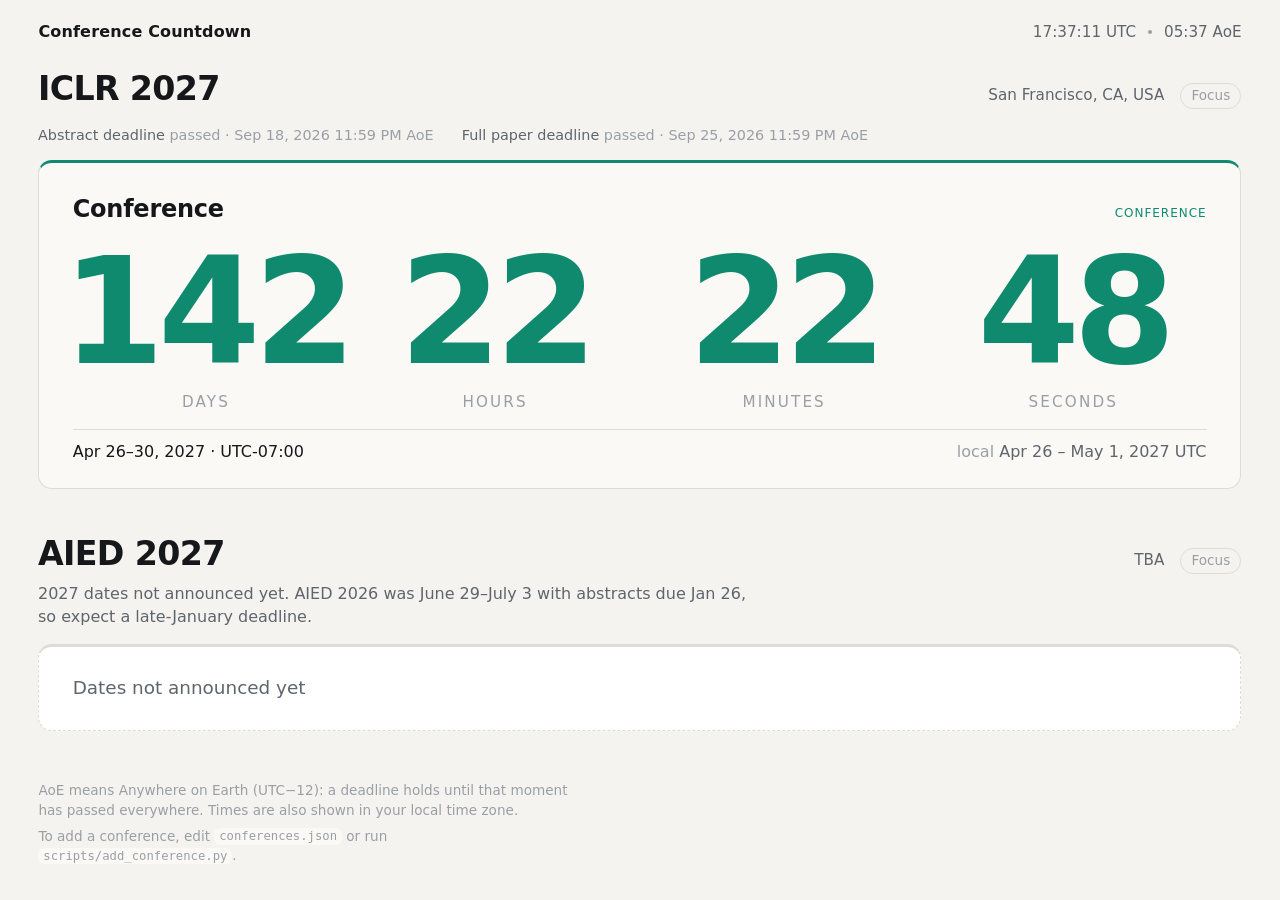
<file: index.html>
<!doctype html>
<html lang="en">
<head>
<meta charset="utf-8">
<meta name="viewport" content="width=device-width, initial-scale=1">
<meta name="color-scheme" content="dark light">
<title>Conference Countdown</title>
<meta name="description" content="Live countdowns to AI conference deadlines and conference dates.">
<link rel="icon" href="data:image/svg+xml,%3Csvg xmlns='http://www.w3.org/2000/svg' viewBox='0 0 32 32'%3E%3Crect width='32' height='32' rx='6' fill='%230c0d0f'/%3E%3Ccircle cx='16' cy='16' r='10' fill='none' stroke='%2358d6b3' stroke-width='3'/%3E%3Cpath d='M16 9v7l5 3' fill='none' stroke='%2358d6b3' stroke-width='3' stroke-linecap='round'/%3E%3C/svg%3E">
<link rel="stylesheet" href="style.css">
</head>
<body data-mode="all">
<header class="site-head">
  <a class="site-title" href="./">Conference Countdown</a>
  <p class="now" aria-label="Current time">
    <span id="now-local">--:--:--</span>
    <span class="now-sep" aria-hidden="true"></span>
    <span id="now-aoe">--:-- AoE</span>
  </p>
</header>

<main id="app">
  <noscript><p class="empty">This page needs JavaScript to run the countdowns.</p></noscript>
</main>

<footer class="site-foot">
  <p>AoE means Anywhere on Earth (UTC&minus;12): a deadline holds until that moment has passed everywhere. Times are also shown in your local time zone.</p>
  <p>To add a conference, edit <code>conferences.json</code> or run <code>scripts/add_conference.py</code>.</p>
</footer>

<script type="application/json" id="fallback-data">
[
  {
    "id": "iclr-2027",
    "name": "ICLR 2027",
    "url": "https://iclr.cc/Conferences/2027",
    "location": "San Francisco, CA, USA",
    "events": [
      {
        "label": "Abstract deadline",
        "start": "2026-09-18T23:59:00-12:00",
        "kind": "deadline"
      },
      {
        "label": "Full paper deadline",
        "start": "2026-09-25T23:59:00-12:00",
        "kind": "deadline"
      },
      {
        "label": "Conference",
        "start": "2027-04-26T09:00:00-07:00",
        "end": "2027-04-30T18:00:00-07:00",
        "kind": "conference"
      }
    ]
  },
  {
    "id": "aied-2027",
    "name": "AIED 2027",
    "url": "https://iaied.org",
    "location": "TBA",
    "note": "2027 dates not announced yet. AIED 2026 was June 29–July 3 with abstracts due Jan 26, so expect a late-January deadline.",
    "events": []
  }
]
</script>
<script src="app.js"></script>
</body>
</html>
</file>
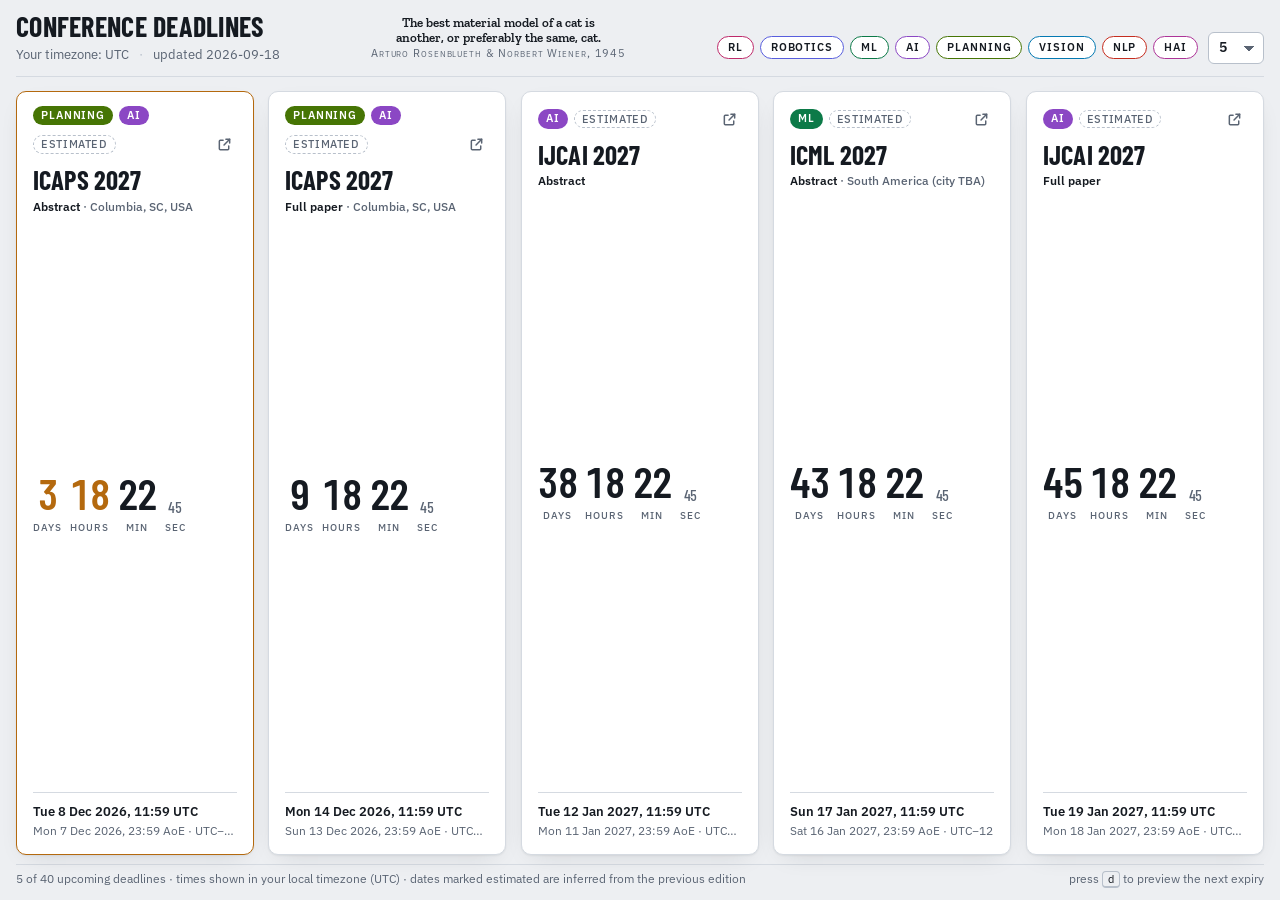
<file: cards/index.html>
<!DOCTYPE html>
<html lang="en">
<meta charset="utf-8">
<meta name="viewport" content="width=device-width, initial-scale=1, viewport-fit=cover">
<title>Conference Deadlines</title>
<link rel="preconnect" href="https://fonts.googleapis.com">
<link rel="preconnect" href="https://fonts.gstatic.com" crossorigin>
<link rel="stylesheet" href="https://fonts.googleapis.com/css2?family=Barlow+Condensed:wght@500;600;700&family=IBM+Plex+Sans:wght@400;500;600&family=Playfair+Display:ital,wght@1,600&family=Lora:ital,wght@0,500;1,500&family=Zilla+Slab:wght@600&family=IBM+Plex+Mono:wght@500&family=Dancing+Script:wght@600&family=Cormorant+Garamond:ital,wght@0,600;1,600&display=swap">
<style>
:root{
  color-scheme: light;
  --ground:#EDEFF2; --surface:#FFFFFF; --ink:#151A21; --muted:#5A6473; --rule:#D5DAE1; --rule-strong:#B8C0CB;
  --soon:#B4690E; --soon-bg:#FFF4E3; --urgent:#C0331E; --urgent-bg:#FDECE8;
  --focus:#1D4ED8;
  /* colour-blind-safe categorical palette: one set of fills for both themes (white text on the fill >= 4.5:1, fill vs either surface >= 3:1), snapped with the dataviz palette validator; a text label always accompanies the colour */
  --area-rl:#BE296A; --area-robotics:#585EDD; --area-ml:#0C7A48; --area-ai:#8B47C4; --area-planning:#467504; --area-vision:#0479B2; --area-nlp:#C52D1F; --area-hai:#AD3498;
  --shadow:0 1px 2px rgba(21,26,33,.06), 0 8px 24px -12px rgba(21,26,33,.18);
  --gap:14px;
  --display:"Barlow Condensed","Arial Narrow","Helvetica Neue",Arial,sans-serif;
  --body:"IBM Plex Sans","Segoe UI",Roboto,Helvetica,Arial,sans-serif;
}
@media (prefers-color-scheme: dark){
  :root:not([data-theme="light"]){
    color-scheme: dark;
    --ground:#0E1116; --surface:#171B22; --ink:#EDEFF2; --muted:#9AA3AF; --rule:#2A3039; --rule-strong:#3B434F;
    --soon:#E9A23B; --soon-bg:#2A2114; --urgent:#F0705A; --urgent-bg:#2E1914;
    --focus:#8AB4FF;
    --area-rl:#BE296A; --area-robotics:#585EDD; --area-ml:#0C7A48; --area-ai:#8B47C4; --area-planning:#467504; --area-vision:#0479B2; --area-nlp:#C52D1F; --area-hai:#AD3498;
    --shadow:0 1px 2px rgba(0,0,0,.4), 0 8px 24px -12px rgba(0,0,0,.6);
  }
}
:root[data-theme="dark"]{
  color-scheme: dark;
  --ground:#0E1116; --surface:#171B22; --ink:#EDEFF2; --muted:#9AA3AF; --rule:#2A3039; --rule-strong:#3B434F;
  --soon:#E9A23B; --soon-bg:#2A2114; --urgent:#F0705A; --urgent-bg:#2E1914;
  --focus:#8AB4FF;
  --area-rl:#BE296A; --area-robotics:#585EDD; --area-ml:#0C7A48; --area-ai:#8B47C4; --area-planning:#467504; --area-vision:#0479B2; --area-nlp:#C52D1F; --area-hai:#AD3498;
  --shadow:0 1px 2px rgba(0,0,0,.4), 0 8px 24px -12px rgba(0,0,0,.6);
}
*{box-sizing:border-box}
[hidden]{display:none!important}
html,body{height:100%}
body{
  margin:0; background:var(--ground); color:var(--ink);
  font-family:var(--body); font-size:14px; line-height:1.4;
  display:flex; flex-direction:column;
  padding-block:12px; padding-inline:16px;
  overflow:hidden;
  -webkit-font-smoothing:antialiased;
}
:focus-visible{outline:2px solid var(--focus); outline-offset:2px; border-radius:4px}

/* Header */
.top{
  display:flex; align-items:flex-end; justify-content:space-between; gap:16px;
  padding-bottom:12px; border-bottom:1px solid var(--rule); flex:none;
}
.top h1{
  font-family:var(--display); font-weight:700; font-size:28px; line-height:1; margin:0;
  letter-spacing:.01em; text-transform:uppercase; text-wrap:balance;
}
.top .sub{color:var(--muted); font-size:12.5px; margin-top:6px; display:flex; flex-wrap:wrap; gap:4px 10px; align-items:center}
.top .sub .dot::before{content:"·"; margin-right:10px; color:var(--rule-strong)}
.chip{
  display:inline-flex; align-items:center; gap:6px; padding:1px 8px; border-radius:999px; line-height:1.2;
  border:1px solid var(--soon); color:var(--soon); background:var(--soon-bg); font-size:11px; font-weight:500; white-space:nowrap; /* fits inside the 17.5px subtitle line so the header never grows */
}
.chip .pulse{width:6px;height:6px;border-radius:50%;background:currentColor;animation:pulse 1.2s ease-in-out infinite}
@keyframes pulse{0%,100%{opacity:1}50%{opacity:.25}}
.top > .brand{flex:none}
.controls{display:flex; align-items:center; gap:8px 18px; flex:none; flex-wrap:wrap; justify-content:flex-end}

/* Rotating researcher quote in the header's middle column */
.quote{
  /* definite height = title block (28px h1 + 6px + 17.5px subtitle), so the quote can never change the header height */
  flex:1 1 0; min-width:0; height:51.5px; align-self:flex-end; margin:0; padding:0 8px;
  display:flex; flex-direction:column; justify-content:center; align-items:center; text-align:center;
  overflow:hidden; opacity:1; transition:opacity .2s ease;
}
.quote.fade{opacity:0}
.quote p{
  margin:0; display:-webkit-box; -webkit-line-clamp:2; -webkit-box-orient:vertical; overflow:hidden;
  line-height:1.15; color:var(--ink); text-wrap:balance; text-align:center; width:100%;
}
/* "being written" reveal: each word (or character, for script faces) fades in on its own CSS delay, one after another; no caret */
.quote .w{display:inline}
.quote.reveal .w{opacity:0; animation:qw .35s ease-out forwards}
@keyframes qw{from{opacity:0; transform:translateY(2px)} to{opacity:1; transform:none}}
.quote figcaption{
  margin-top:2px; font-family:var(--body); font-size:11px; line-height:1; color:var(--muted);
  font-variant:small-caps; letter-spacing:.08em; white-space:nowrap; overflow:hidden; text-overflow:ellipsis; max-width:100%;
  text-align:center; opacity:1; transition:opacity .4s ease;
}
.quote.reveal figcaption{opacity:0; transition:none} /* hidden instantly at the swap, fades back in when the reveal completes */
.quote.face-playfair p{font-family:"Playfair Display",Georgia,"Times New Roman",serif; font-style:italic; font-weight:600}
.quote.face-lora p{font-family:Lora,Georgia,serif; font-weight:500}
.quote.face-lora-i p{font-family:Lora,Georgia,serif; font-style:italic; font-weight:500}
.quote.face-zilla p{font-family:"Zilla Slab","Roboto Slab",Georgia,serif; font-weight:600}
.quote.face-mono p{font-family:"IBM Plex Mono",Menlo,Consolas,monospace; font-weight:500}
.quote.face-script p{font-family:"Dancing Script","Brush Script MT",cursive; font-weight:600}
.quote.face-cormorant p{font-family:"Cormorant Garamond",Garamond,Georgia,serif; font-weight:600}
.quote.face-cormorant-i p{font-family:"Cormorant Garamond",Garamond,Georgia,serif; font-style:italic; font-weight:600}
.quote.face-condensed p{font-family:var(--display); font-weight:600; text-transform:uppercase; letter-spacing:.02em}
@media (max-width:1099px){ .quote{display:none} }
/* laptop widths: compact the right-hand controls so the quote column keeps some room */
@media (max-width:1499px){
  .tags .hint{display:none}
  .tag{padding:3px 7px; letter-spacing:.03em; gap:4px}
  .tag:not([aria-pressed="true"])::before{display:none}
  .tag-clear{padding:3px 7px; letter-spacing:.03em}
  .show label{display:none}
  .controls{gap:8px 10px}
}
.quote.narrow, .quote.nofit{visibility:hidden} /* column too narrow (< 170px) or no quote fits: show nothing rather than a truncated line */
.show{display:flex; align-items:center; gap:8px}
.tags{display:flex; align-items:center; gap:6px; flex-wrap:wrap}
.tag{
  font:inherit; font-size:11px; font-weight:600; letter-spacing:.08em; text-transform:uppercase; line-height:1.4;
  padding:3px 10px; border-radius:999px; cursor:pointer;
  color:var(--ink); background:var(--surface); border:1.5px solid var(--area);
  display:inline-flex; align-items:center; gap:6px;
  transition:background .15s, color .15s, border-color .15s;
}
.tag:hover{background:color-mix(in srgb, var(--area) 14%, transparent)}
.tag::before{content:""; display:inline-block; width:8px; height:8px; border-radius:50%; background:var(--area); flex:none}
.tag[aria-pressed="true"]{background:var(--area); color:#FFFFFF; border-color:var(--area); box-shadow:0 0 0 2px var(--surface), 0 0 0 3.5px var(--area)}
.tag[aria-pressed="true"]::before{content:"\2713"; width:auto; height:auto; border-radius:0; background:none; font-weight:700; line-height:1}
.tag[data-area="RL"]{--area:var(--area-rl)} .tag[data-area="Robotics"]{--area:var(--area-robotics)}
.tag[data-area="ML"]{--area:var(--area-ml)} .tag[data-area="AI"]{--area:var(--area-ai)}
.tag[data-area="Vision"]{--area:var(--area-vision)} .tag[data-area="NLP"]{--area:var(--area-nlp)} .tag[data-area="Planning"]{--area:var(--area-planning)} .tag[data-area="HAI"]{--area:var(--area-hai)}
.tag-clear{
  font:inherit; font-size:11px; font-weight:600; letter-spacing:.06em; text-transform:uppercase; cursor:pointer;
  color:var(--muted); background:none; border:1.5px solid var(--rule-strong); border-radius:999px; padding:3px 10px;
}
.tag-clear:hover{color:var(--ink); border-color:var(--ink)}
.tags .hint{font-size:11.5px; color:var(--muted); margin-right:2px; white-space:nowrap}
.controls label{font-size:12.5px; color:var(--muted); font-weight:500; text-transform:uppercase; letter-spacing:.06em}
.controls select{
  font:inherit; font-size:14px; font-weight:600; color:var(--ink); background:var(--surface);
  border:1px solid var(--rule-strong); border-radius:6px; padding:5px 28px 5px 10px; cursor:pointer;
  appearance:none; -webkit-appearance:none;
  background-image:linear-gradient(45deg, transparent 50%, var(--muted) 50%), linear-gradient(135deg, var(--muted) 50%, transparent 50%);
  background-position:calc(100% - 14px) 55%, calc(100% - 9px) 55%; background-size:5px 5px; background-repeat:no-repeat;
}

/* Row of cards */
main{flex:1 1 auto; min-height:0; position:relative; padding-block:var(--gap) 10px}
.row{
  height:100%; position:relative;
  display:grid; gap:var(--gap);
  grid-template-columns:repeat(var(--cols,5), minmax(0,1fr));
  grid-auto-rows:minmax(0,1fr);
}
.card{
  --accent:var(--rule);
  container-type:size;
  position:relative; min-width:0; min-height:0;
  background:var(--surface); border:1px solid var(--accent); border-radius:10px;
  box-shadow:var(--shadow);
  display:flex; flex-direction:column; padding:14px 16px 14px; gap:6px;
  overflow:hidden;
  transition:transform .55s cubic-bezier(.2,.7,.2,1), opacity .5s ease, border-color .3s ease;
}
.card[data-heat="soon"]{--accent:var(--soon); border-width:1.5px}
.card[data-heat="urgent"]{--accent:var(--urgent); border-width:2px; box-shadow:var(--shadow), 0 0 0 4px var(--urgent-bg)}
.card.entering{opacity:0; transform:translateX(48px)}
.card.leaving{opacity:0; transform:translateX(-48px); pointer-events:none}

.card .meta{display:flex; align-items:center; gap:6px; flex-wrap:wrap; min-height:22px}
.pill{
  display:inline-flex; align-items:center; padding:2px 8px; border-radius:999px;
  font-size:11px; font-weight:600; letter-spacing:.08em; text-transform:uppercase; line-height:1.4;
  color:#FFFFFF; background:var(--area);
}
.pill[data-area="RL"]{--area:var(--area-rl)} .pill[data-area="Robotics"]{--area:var(--area-robotics)}
.pill[data-area="ML"]{--area:var(--area-ml)} .pill[data-area="AI"]{--area:var(--area-ai)}
.pill[data-area="Vision"]{--area:var(--area-vision)} .pill[data-area="NLP"]{--area:var(--area-nlp)} .pill[data-area="Planning"]{--area:var(--area-planning)} .pill[data-area="HAI"]{--area:var(--area-hai)}
.est{
  display:inline-flex; align-items:center; padding:1px 7px; border-radius:999px; border:1px dashed var(--rule-strong);
  color:var(--muted); font-size:10.5px; letter-spacing:.06em; text-transform:uppercase; font-weight:500;
}
.card .home{
  margin-left:auto; color:var(--muted); display:inline-flex; width:26px; height:26px; align-items:center; justify-content:center;
  border-radius:6px; text-decoration:none;
}
.card .home:hover{color:var(--ink); background:color-mix(in srgb, var(--ink) 8%, transparent)}
.card .home svg{width:15px;height:15px;display:block}

.card .name{
  font-family:var(--display); font-weight:700; line-height:.95; margin:4px 0 0;
  font-size:clamp(22px, 13cqi, 40px); text-wrap:balance; letter-spacing:.005em;
}
.card .kind{color:var(--muted); font-size:clamp(12px, 4.5cqi, 14px); font-weight:500; white-space:nowrap; overflow:hidden; text-overflow:ellipsis}
.card .kind b{color:var(--ink); font-weight:600}
.card .loc{color:var(--muted); font-size:12px; overflow:hidden; text-overflow:ellipsis; white-space:nowrap}

.count{
  flex:1 1 auto; min-height:0; display:flex; align-items:center; justify-content:flex-start;
  /* the numerals may shrink (see fit()) so the block never spills into its neighbours */
  padding-block:calc(6px * var(--vfit, 1)); overflow:hidden;
  font-variant-numeric:tabular-nums;
}
.count .units{display:flex; align-items:flex-end; gap:clamp(8px, 4cqi, 24px); flex-wrap:nowrap; max-width:100%}
.unit{display:flex; flex-direction:column; align-items:center; text-align:center; flex:0 0 auto}
/* --fit scales the numerals down: .wide when days reach three digits, .tight when a measurement still overflows */
.card{--fit:1}
.card.wide{--fit:.8}
.card.tight{--fit:.62}
.unit .v{
  font-family:var(--display); font-weight:600; line-height:1; color:var(--ink); /* full line box, so the height fit measures the glyphs */
  font-size:calc(clamp(30px, min(21cqi, 20cqb), 112px) * var(--fit) * var(--vfit, 1)); letter-spacing:-.01em;
}
.unit .l{font-size:calc(clamp(10px, 3.2cqi, 12px) * var(--vfit, 1)); color:var(--muted); text-transform:uppercase; letter-spacing:.1em; margin-top:calc(6px * var(--vfit, 1)); font-weight:500}
.unit.sec .v{font-size:calc(clamp(15px, min(7cqi, 9cqb), 28px) * var(--fit) * var(--vfit, 1)); color:var(--muted); font-weight:500}
.unit.sec .l{margin-top:calc(6px * var(--vfit, 1))}
.card[data-heat="soon"] .unit.days .v, .card[data-heat="soon"] .unit.hours .v{color:var(--soon)}
.card[data-heat="urgent"] .unit .v{color:var(--urgent)}

.when{border-top:1px solid var(--rule); padding-top:10px; display:flex; flex-direction:column; gap:2px}
.when .local{font-weight:600; font-size:clamp(12.5px, 4.6cqi, 15px); font-variant-numeric:tabular-nums}
.when .cfp{color:var(--muted); font-size:12px; font-variant-numeric:tabular-nums; white-space:nowrap; overflow:hidden; text-overflow:ellipsis}

.empty{grid-column:1/-1; display:flex; align-items:center; justify-content:center; color:var(--muted); font-size:15px; text-align:center; padding:24px}

footer{flex:none; color:var(--muted); font-size:12px; padding-top:6px; border-top:1px solid var(--rule); display:flex; justify-content:space-between; gap:12px; flex-wrap:wrap}
footer kbd{font:inherit; font-size:11px; border:1px solid var(--rule-strong); border-bottom-width:2px; border-radius:4px; padding:0 5px; color:var(--ink)}

.toast{
  position:fixed; left:50%; bottom:28px; transform:translateX(-50%); background:var(--ink); color:var(--ground);
  padding:8px 14px; border-radius:8px; font-size:13px; box-shadow:var(--shadow); z-index:10; pointer-events:none;
  opacity:0; transition:opacity .3s;
}
.toast.show{opacity:1}

/* Three or more rows (Show 15 / 20): fixed row height, page scrolls, header sticks */
@media (min-width: 700px) and (min-height: 500px){
  html.tall, html.tall body{height:auto}
  html.tall body{overflow:visible; min-height:100%}
  html.tall .top{position:sticky; top:0; z-index:5; background:var(--ground); margin-top:-12px; padding-top:12px}
  html.tall main{flex:none; min-height:0}
  html.tall .row{height:auto; grid-auto-rows:var(--row-h, 300px)}
  html.tall footer{position:static}
}
/* Small screens: phones (portrait), landscape phones and portrait tablets scroll the page; cards take their natural height */
@media (max-width: 699px), (max-height: 499px), ((min-width: 700px) and (max-width: 1023px) and (orientation: portrait)){
  html,body{height:auto}
  body{overflow:visible; min-height:100%; padding-block:0 max(12px, env(safe-area-inset-bottom, 0px)); padding-inline:max(16px, env(safe-area-inset-left, 0px)) max(16px, env(safe-area-inset-right, 0px))}
  .top{
    position:sticky; top:0; z-index:5; background:var(--ground);
    display:grid; grid-template-columns:minmax(0,1fr) auto; grid-template-areas:"brand show" "tags tags";
    column-gap:12px; row-gap:8px; align-items:center;
    padding-top:max(8px, env(safe-area-inset-top, 0px)); padding-bottom:8px; margin-inline:-16px; padding-inline:16px;
  }
  .top .brand{grid-area:brand; min-width:0}
  .top h1{font-size:22px}
  .top .sub{font-size:11.5px; margin-top:4px; flex-wrap:nowrap; overflow:hidden}
  .top .sub #tz{overflow:hidden; text-overflow:ellipsis; white-space:nowrap}
  .top .sub .dot{display:none}
  .quote{display:none}
  .controls{display:contents}
  .show{grid-area:show}
  .show label{display:none}
  .controls select{min-height:40px; padding-block:8px}
  .tags{grid-area:tags; flex-wrap:nowrap; overflow-x:auto; overflow-y:hidden; gap:8px; padding-bottom:2px; scrollbar-width:none; -webkit-overflow-scrolling:touch; min-width:0}
  .tags::-webkit-scrollbar{display:none}
  .tags .hint{display:none}
  .tag, .tag-clear{min-height:40px; padding:8px 14px; flex:none; letter-spacing:.06em}
  .tag:not([aria-pressed="true"])::before{display:inline-block}
  main{padding-block:12px 8px; overflow:visible}
  .row{height:auto; display:grid; grid-template-columns:1fr !important; grid-auto-rows:auto !important; gap:12px}
  .card{height:auto; min-height:0; container-type:inline-size; padding:16px; gap:6px; transition:none}
  .card .name{font-size:26px}
  .card .kind{white-space:normal}
  .count{flex:none; padding-block:10px 6px}
  .count .units{gap:18px}
  .unit .v{font-size:40px}
  .unit.sec .v{font-size:18px}
  .unit .l, .unit.sec .l{font-size:11px; margin-top:4px}
  footer{position:static; padding-block:10px 4px; flex-direction:column; gap:4px}
}
/* landscape phones and portrait tablets: two columns */
@media ((min-width: 700px) and (max-height: 499px)), ((min-width: 700px) and (max-width: 1023px) and (orientation: portrait)){
  .row{grid-template-columns:repeat(2, minmax(0,1fr)) !important}
  .top{grid-template-columns:minmax(0,1fr) auto auto; grid-template-areas:"brand tags show"}
  .tags{max-width:60vw}
}
@media (prefers-reduced-motion: reduce){
  .card{transition:none}
  .quote{transition:none}
  .quote.reveal .w{opacity:1; animation:none}
  .quote figcaption{transition:none}
  .quote.reveal figcaption{opacity:1}
  .card.entering{opacity:1; transform:none}
  .chip .pulse{animation:none}
}
</style>

<header class="top">
  <div class="brand">
    <h1>Conference Deadlines</h1>
    <div class="sub">
      <span id="tz">Your timezone: detecting…</span>
      <span class="dot">updated 2026-09-18</span>
      <span id="clock-chip" class="chip" hidden><span class="pulse"></span><span id="clock-chip-text">Preview clock</span></span>
    </div>
  </div>
  <figure class="quote" id="quote" aria-live="off" aria-label="Quote from a researcher">
    <p id="quote-text"></p>
    <figcaption id="quote-who"></figcaption>
  </figure>
  <div class="controls">
    <div class="tags" id="tags" role="group" aria-label="Filter by area (any selected area matches)">
      <span class="hint" id="tags-hint">All areas</span>
    </div>
    <div class="show">
      <label for="showN">Show</label>
      <select id="showN" aria-label="Number of deadlines to show">
        <option>3</option><option>4</option><option selected>5</option><option>10</option><option>15</option><option>20</option>
      </select>
    </div>
  </div>
</header>

<main>
  <section class="row" id="row" aria-live="off" aria-label="Upcoming deadlines, live countdown"></section>
</main>

<footer>
  <span id="foot"></span>
  <span>press <kbd>d</kbd> to preview the next expiry</span>
</footer>
<div class="toast" id="toast" role="status" aria-live="polite"></div>

<script id="deadlines" type="application/json">
[
  {"id": "hri27-full", "name": "HRI 2027", "type": "Full paper", "area": ["Robotics", "HAI"], "deadline": "2026-09-18T23:59:00-12:00", "timezone": "AoE", "location": "Santa Clara, CA, USA", "url": "https://humanrobotinteraction.org/2027/", "status": "verified", "source": "humanrobotinteraction.org (web search)"},
  {"id": "iclr27-abs", "name": "ICLR 2027", "type": "Abstract", "area": "ML", "deadline": "2026-09-18T23:59:59-12:00", "timezone": "AoE", "location": "San Francisco, CA, USA", "url": "https://iclr.cc/Conferences/2027", "status": "verified", "source": "ccfddl"},
  {"id": "iclr27-full", "name": "ICLR 2027", "type": "Full paper", "area": "ML", "deadline": "2026-09-25T23:59:59-12:00", "timezone": "AoE", "location": "San Francisco, CA, USA", "url": "https://iclr.cc/Conferences/2027", "status": "verified", "source": "ccfddl"},
  {"id": "aistats27-abs", "name": "AISTATS 2027", "type": "Abstract", "area": "ML", "deadline": "2026-09-29T23:59:59-12:00", "timezone": "AoE", "location": "Montréal, Canada", "url": "https://virtual.aistats.org/Conferences/2027", "status": "verified", "source": "ccfddl"},
  {"id": "kr27", "name": "KR 2027", "type": "Deadline", "area": ["Planning", "AI"], "deadline": "2026-10-01T23:59:59-12:00", "timezone": "AoE", "location": "TBA", "url": "https://kr.org/", "status": "verified", "source": "krportal.org (web search)"},
  {"id": "aamas27-abs", "name": "AAMAS 2027", "type": "Abstract", "area": "AI", "deadline": "2026-10-02T11:59:00+00:00", "timezone": "UTC", "location": "Hanoi, Vietnam", "url": "https://openreview.net/group?id=ifaamas.org/AAMAS/2027/Conference", "status": "verified", "source": "ccfddl"},
  {"id": "aistats27-full", "name": "AISTATS 2027", "type": "Full paper", "area": "ML", "deadline": "2026-10-06T23:59:59-12:00", "timezone": "AoE", "location": "Montréal, Canada", "url": "https://virtual.aistats.org/Conferences/2027", "status": "verified", "source": "ccfddl"},
  {"id": "aamas27-full", "name": "AAMAS 2027", "type": "Full paper", "area": "AI", "deadline": "2026-10-09T11:59:00+00:00", "timezone": "UTC", "location": "Hanoi, Vietnam", "url": "https://openreview.net/group?id=ifaamas.org/AAMAS/2027/Conference", "status": "verified", "source": "ccfddl"},
  {"id": "alt27", "name": "ALT 2027", "type": "Deadline", "area": "ML", "deadline": "2026-10-12T23:59:59-12:00", "timezone": "AoE", "location": "Leiden, Netherlands", "url": "https://algorithmiclearningtheory.org/alt2027/", "status": "verified", "source": "ccfddl"},
  {"id": "naacl27", "name": "NAACL 2027", "type": "Deadline", "area": "NLP", "deadline": "2026-10-12T23:59:59-12:00", "timezone": "AoE", "location": "San Francisco, CA, USA", "url": "https://2027.naacl.org/", "status": "verified", "source": "ccfddl (ARR submission)"},
  {"id": "cscw27-c1", "name": "CSCW 2027 · Cycle 1", "type": "Deadline", "area": ["HAI"], "deadline": "2026-10-15T23:59:00-12:00", "timezone": "AoE", "location": "TBA", "url": "https://cscw.acm.org/", "status": "estimated", "source": "CSCW now takes rolling submissions with no fixed deadline; October reference date from community trackers"},
  {"id": "icmi27", "name": "ICMI 2027", "type": "Deadline", "area": ["HAI"], "deadline": "2026-10-19T23:59:00-12:00", "timezone": "AoE", "location": "Mainz, Germany", "url": "https://icmi.acm.org/", "status": "estimated", "source": "estimated; ICMI 2027 moved to Mar 31 - Apr 2 2027, CFP deadline not yet published"},
  {"id": "facct27-abs", "name": "FAccT 2027", "type": "Abstract", "area": ["HAI"], "deadline": "2026-10-27T23:59:00-12:00", "timezone": "AoE", "location": "TBA", "url": "https://facctconference.org/2027/", "status": "verified", "source": "facctconference.org (web search)"},
  {"id": "facct27-full", "name": "FAccT 2027", "type": "Full paper", "area": ["HAI"], "deadline": "2026-11-03T23:59:00-12:00", "timezone": "AoE", "location": "TBA", "url": "https://facctconference.org/2027/", "status": "verified", "source": "facctconference.org (web search)"},
  {"id": "cvpr27-abs", "name": "CVPR 2027", "type": "Abstract", "area": "Vision", "deadline": "2026-11-10T23:59:00-12:00", "timezone": "AoE", "location": "Seattle, WA, USA", "url": "https://cvpr.thecvf.com/Conferences/2027", "status": "verified", "source": "ccfddl"},
  {"id": "cvpr27-full", "name": "CVPR 2027", "type": "Full paper", "area": "Vision", "deadline": "2026-11-16T23:59:00-12:00", "timezone": "AoE", "location": "Seattle, WA, USA", "url": "https://cvpr.thecvf.com/Conferences/2027", "status": "verified", "source": "ccfddl"},
  {"id": "l4dc27", "name": "L4DC 2027", "type": "Deadline", "area": "Robotics", "deadline": "2026-11-20T23:59:00-12:00", "timezone": "AoE", "location": "Zürich, Switzerland", "url": "https://l4dc2027.control.ee.ethz.ch/", "status": "estimated", "source": "estimated from previous editions"},
  {"id": "icaps27-abs", "name": "ICAPS 2027", "type": "Abstract", "area": ["Planning", "AI"], "deadline": "2026-12-07T23:59:59-12:00", "timezone": "AoE", "location": "Columbia, SC, USA", "url": "https://icaps27.icaps-conference.org/", "status": "estimated", "source": "estimated from 2026 edition"},
  {"id": "icaps27-full", "name": "ICAPS 2027", "type": "Full paper", "area": ["Planning", "AI"], "deadline": "2026-12-13T23:59:59-12:00", "timezone": "AoE", "location": "Columbia, SC, USA", "url": "https://icaps27.icaps-conference.org/", "status": "estimated", "source": "estimated from 2026 edition"},
  {"id": "ijcai27-abs", "name": "IJCAI 2027", "type": "Abstract", "area": "AI", "deadline": "2027-01-11T23:59:59-12:00", "timezone": "AoE", "location": "TBA", "url": "https://ijcai.org/", "status": "estimated", "source": "estimated from 2026 edition"},
  {"id": "icml27-abs", "name": "ICML 2027", "type": "Abstract", "area": "ML", "deadline": "2027-01-16T23:59:59-12:00", "timezone": "AoE", "location": "South America (city TBA)", "url": "https://icml.cc/Conferences/2027", "status": "estimated", "source": "estimated from 2026 edition"},
  {"id": "ijcai27-full", "name": "IJCAI 2027", "type": "Full paper", "area": "AI", "deadline": "2027-01-18T23:59:59-12:00", "timezone": "AoE", "location": "TBA", "url": "https://ijcai.org/", "status": "estimated", "source": "estimated from 2026 edition"},
  {"id": "rss27-abs", "name": "RSS 2027", "type": "Abstract", "area": "Robotics", "deadline": "2027-01-22T23:59:00-12:00", "timezone": "AoE", "location": "Athens, Greece", "url": "https://roboticsconference.org/", "status": "estimated", "source": "estimated from 2026 edition"},
  {"id": "icml27-full", "name": "ICML 2027", "type": "Full paper", "area": "ML", "deadline": "2027-01-22T23:59:59-12:00", "timezone": "AoE", "location": "South America (city TBA)", "url": "https://icml.cc/Conferences/2027", "status": "estimated", "source": "estimated from 2026 edition"},
  {"id": "rss27-full", "name": "RSS 2027", "type": "Full paper", "area": "Robotics", "deadline": "2027-01-29T23:59:00-12:00", "timezone": "AoE", "location": "Athens, Greece", "url": "https://roboticsconference.org/", "status": "estimated", "source": "estimated from 2026 edition"},
  {"id": "colt27", "name": "COLT 2027", "type": "Deadline", "area": "ML", "deadline": "2027-02-03T23:59:00-12:00", "timezone": "AoE", "location": "Tokyo, Japan", "url": "https://learningtheory.org/colt2027/", "status": "estimated", "source": "estimated from 2026 edition"},
  {"id": "kdd27-c2", "name": "KDD 2027 · Cycle 2", "type": "Full paper", "area": "ML", "deadline": "2027-02-07T23:59:00-12:00", "timezone": "AoE", "location": "TBA", "url": "https://kdd2027.kdd.org/", "status": "estimated", "source": "estimated from 2026 edition (cycle 1 closed 2026-07-19)"},
  {"id": "uai27", "name": "UAI 2027", "type": "Deadline", "area": "ML", "deadline": "2027-02-24T23:59:59-12:00", "timezone": "AoE", "location": "TBA", "url": "https://www.auai.org/", "status": "estimated", "source": "estimated from 2026 edition"},
  {"id": "rlc27-abs", "name": "RLC 2027", "type": "Abstract", "area": "RL", "deadline": "2027-03-01T23:59:00-12:00", "timezone": "AoE", "location": "Providence, RI, USA & Odense, Denmark", "url": "https://rl-conference.cc/", "status": "estimated", "source": "estimated from 2026 edition"},
  {"id": "iros27", "name": "IROS 2027", "type": "Deadline", "area": "Robotics", "deadline": "2027-03-01T23:59:59-08:00", "timezone": "PT", "location": "Florence, Italy", "url": "https://www.ieee-ras.org/conferences-workshops/fully-sponsored/iros", "status": "verified", "source": "ieee-ras.org (web search)"},
  {"id": "iccv27-abs", "name": "ICCV 2027", "type": "Abstract", "area": "Vision", "deadline": "2027-03-03T23:59:00-08:00", "timezone": "PT", "location": "TBA", "url": "https://iccv.thecvf.com/", "status": "estimated", "source": "estimated from 2025 edition"},
  {"id": "rlc27-full", "name": "RLC 2027", "type": "Full paper", "area": "RL", "deadline": "2027-03-05T23:59:00-12:00", "timezone": "AoE", "location": "Providence, RI, USA & Odense, Denmark", "url": "https://rl-conference.cc/", "status": "estimated", "source": "estimated from 2026 edition"},
  {"id": "socs27", "name": "SoCS 2027", "type": "Deadline", "area": ["Planning"], "deadline": "2027-03-05T23:59:00-12:00", "timezone": "AoE", "location": "TBA", "url": "https://ojs.aaai.org/index.php/SOCS/", "status": "estimated", "source": "estimated from previous editions (typically March)"},
  {"id": "iccv27-full", "name": "ICCV 2027", "type": "Full paper", "area": "Vision", "deadline": "2027-03-07T23:59:00-08:00", "timezone": "PT", "location": "TBA", "url": "https://iccv.thecvf.com/", "status": "estimated", "source": "estimated from 2025 edition"},
  {"id": "roman27", "name": "RO-MAN 2027", "type": "Deadline", "area": ["Robotics", "HAI"], "deadline": "2027-03-15T23:59:59-07:00", "timezone": "PT", "location": "Waterloo, ON, Canada", "url": "https://ro-man.org/", "status": "estimated", "source": "estimated from 2026 edition"},
  {"id": "ecmlpkdd27", "name": "ECML-PKDD 2027", "type": "Deadline", "area": "ML", "deadline": "2027-03-19T23:59:00-12:00", "timezone": "AoE", "location": "Eindhoven, Netherlands", "url": "https://ecmlpkdd.org/2027/", "status": "estimated", "source": "estimated from previous editions"},
  {"id": "uist27-abs", "name": "UIST 2027", "type": "Abstract", "area": ["HAI"], "deadline": "2027-03-23T23:59:59-12:00", "timezone": "AoE", "location": "TBA", "url": "https://uist.acm.org/", "status": "estimated", "source": "estimated from 2026 edition"},
  {"id": "uist27-full", "name": "UIST 2027", "type": "Full paper", "area": ["HAI"], "deadline": "2027-03-30T23:59:59-12:00", "timezone": "AoE", "location": "TBA", "url": "https://uist.acm.org/", "status": "estimated", "source": "estimated from 2026 edition"},
  {"id": "hhai27", "name": "HHAI 2027", "type": "Deadline", "area": ["HAI"], "deadline": "2027-04-09T23:59:00-12:00", "timezone": "AoE", "location": "TBA", "url": "https://hhai-conference.org/", "status": "estimated", "source": "estimated from 2026 edition"},
  {"id": "cscw27-c2", "name": "CSCW 2027 · Cycle 2", "type": "Deadline", "area": ["HAI"], "deadline": "2027-04-15T23:59:00-12:00", "timezone": "AoE", "location": "TBA", "url": "https://cscw.acm.org/", "status": "estimated", "source": "CSCW now takes rolling submissions with no fixed deadline; April reference date from community trackers"},
  {"id": "ecai27-abs", "name": "ECAI 2027", "type": "Abstract", "area": "AI", "deadline": "2027-04-27T23:59:59-12:00", "timezone": "AoE", "location": "Athens, Greece", "url": "https://ecai2027.org/", "status": "estimated", "source": "estimated from 2025 edition"},
  {"id": "ecai27-full", "name": "ECAI 2027", "type": "Full paper", "area": "AI", "deadline": "2027-05-04T23:59:59-12:00", "timezone": "AoE", "location": "Athens, Greece", "url": "https://ecai2027.org/", "status": "estimated", "source": "estimated from 2025 edition"},
  {"id": "aies27-abs", "name": "AIES 2027", "type": "Abstract", "area": ["HAI"], "deadline": "2027-05-13T23:59:00-12:00", "timezone": "AoE", "location": "TBA", "url": "https://www.aies-conference.com/", "status": "estimated", "source": "estimated from 2026 edition"},
  {"id": "neurips27-abs", "name": "NeurIPS 2027", "type": "Abstract", "area": "ML", "deadline": "2027-05-14T23:59:00-12:00", "timezone": "AoE", "location": "Europe (city TBA)", "url": "https://neurips.cc/Conferences/2027", "status": "estimated", "source": "estimated from 2026 edition"},
  {"id": "aies27-full", "name": "AIES 2027", "type": "Full paper", "area": ["HAI"], "deadline": "2027-05-20T23:59:00-12:00", "timezone": "AoE", "location": "TBA", "url": "https://www.aies-conference.com/", "status": "estimated", "source": "estimated from 2026 edition"},
  {"id": "neurips27-full", "name": "NeurIPS 2027", "type": "Full paper", "area": "ML", "deadline": "2027-05-21T23:59:00-12:00", "timezone": "AoE", "location": "Europe (city TBA)", "url": "https://neurips.cc/Conferences/2027", "status": "estimated", "source": "estimated from 2026 edition"},
  {"id": "emnlp27", "name": "EMNLP 2027", "type": "Deadline", "area": "NLP", "deadline": "2027-05-24T23:59:59-12:00", "timezone": "AoE", "location": "TBA", "url": "https://2027.emnlp.org/", "status": "estimated", "source": "estimated from 2026 edition (ARR submission)"},
  {"id": "corl27-abs", "name": "CoRL 2027", "type": "Abstract", "area": "Robotics", "deadline": "2027-05-24T23:59:59-12:00", "timezone": "AoE", "location": "TBA", "url": "https://www.corl.org/", "status": "estimated", "source": "estimated from 2026 edition"},
  {"id": "corl27-full", "name": "CoRL 2027", "type": "Full paper", "area": "Robotics", "deadline": "2027-05-27T23:59:59-12:00", "timezone": "AoE", "location": "TBA", "url": "https://www.corl.org/", "status": "estimated", "source": "estimated from 2026 edition"},
  {"id": "hai27", "name": "HAI 2027", "type": "Deadline", "area": ["HAI"], "deadline": "2027-06-25T23:59:00-12:00", "timezone": "AoE", "location": "TBA", "url": "https://hai-conference.net/", "status": "estimated", "source": "estimated from previous editions (full papers usually close in June/July)"},
  {"id": "aaai28-abs", "name": "AAAI 2028", "type": "Abstract", "area": "AI", "deadline": "2027-07-20T23:59:59-12:00", "timezone": "AoE", "location": "TBA", "url": "https://aaai.org/conference/aaai/", "status": "estimated", "source": "estimated from 2027 edition"},
  {"id": "humanoids27", "name": "Humanoids 2027", "type": "Deadline", "area": "Robotics", "deadline": "2027-07-23T23:59:00-07:00", "timezone": "PT", "location": "TBA", "url": "https://www.ieee-ras.org/conferences-workshops/fully-sponsored/humanoids", "status": "estimated", "source": "estimated from 2026 edition"},
  {"id": "aaai28-full", "name": "AAAI 2028", "type": "Full paper", "area": "AI", "deadline": "2027-07-27T23:59:59-12:00", "timezone": "AoE", "location": "TBA", "url": "https://aaai.org/conference/aaai/", "status": "estimated", "source": "estimated from 2027 edition"},
  {"id": "iui28-abs", "name": "IUI 2028", "type": "Abstract", "area": ["HAI"], "deadline": "2027-08-12T23:59:59-12:00", "timezone": "AoE", "location": "TBA", "url": "https://iui.acm.org/", "status": "estimated", "source": "estimated from 2027 edition (IUI 2027 closed 2026-08-20)"},
  {"id": "iui28-full", "name": "IUI 2028", "type": "Full paper", "area": ["HAI"], "deadline": "2027-08-19T23:59:59-12:00", "timezone": "AoE", "location": "TBA", "url": "https://iui.acm.org/", "status": "estimated", "source": "estimated from 2027 edition (IUI 2027 closed 2026-08-20)"},
  {"id": "chi28", "name": "CHI 2028", "type": "Full paper", "area": ["HAI"], "deadline": "2027-09-09T23:59:59-12:00", "timezone": "AoE", "location": "TBA", "url": "https://chi2028.acm.org/", "status": "estimated", "source": "estimated from 2027 edition (CHI 2027 closed 2026-09-10)"},
  {"id": "icra28", "name": "ICRA 2028", "type": "Deadline", "area": "Robotics", "deadline": "2027-09-15T23:59:59-07:00", "timezone": "PT", "location": "TBA", "url": "https://www.ieee-ras.org/conferences-workshops/fully-sponsored/icra", "status": "estimated", "source": "estimated from 2027 edition"}
]
</script>

<script>
(function(){
  'use strict';
  var DATA = JSON.parse(document.getElementById('deadlines').textContent);
  DATA.forEach(function(d){ d.ts = Date.parse(d.deadline); d.key = d.id; d.areas = Array.isArray(d.area) ? d.area : [d.area]; });
  DATA.sort(function(a,b){ return a.ts - b.ts; });

  var row = document.getElementById('row');
  var sel = document.getElementById('showN');
  var foot = document.getElementById('foot');
  var tzEl = document.getElementById('tz');
  var chip = document.getElementById('clock-chip');
  var chipText = document.getElementById('clock-chip-text');
  var toastEl = document.getElementById('toast');
  var reduce = window.matchMedia('(prefers-reduced-motion: reduce)');

  /* ---- clock (supports ?now= offset and demo jump) ---- */
  var offset = 0;
  var params = new URLSearchParams(location.search);
  if (params.get('now')) {
    var p = Date.parse(params.get('now'));
    if (!isNaN(p)) { offset = p - Date.now(); chip.hidden = false; chipText.textContent = 'Preview clock (?now=)'; }
  }
  function now(){ return Date.now() + offset; }

  /* ---- N (URL hash > localStorage > 5) ---- */
  var ALLOWED = [3,4,5,10,15,20];
  var nRejected = false; // a saved value that is no longer offered (e.g. 6 or 8) falls back to 5 and is rewritten
  function readN(){
    var m = /(?:^|[#&])n=(\d+)/.exec(location.hash);
    var n = m ? +m[1] : NaN;
    if (m && !ALLOWED.includes(n)) nRejected = true;
    if (!ALLOWED.includes(n)) { try { var st = localStorage.getItem('cd.showN'); n = +st; if (st !== null && !ALLOWED.includes(n)) nRejected = true; } catch(e){ n = NaN; } }
    return ALLOWED.includes(n) ? n : 5;
  }
  var N = readN();
  sel.value = String(N);

  /* ---- area tags (OR filter; none selected = all areas) ---- */
  var AREA_TITLES = { RL: 'Reinforcement learning', Robotics: 'Robotics', ML: 'Machine learning', AI: 'Artificial intelligence', Planning: 'Planning and scheduling', Vision: 'Computer vision', NLP: 'Natural language processing', HAI: 'Human-AI interaction' };
  var AREAS = ['RL','Robotics','ML','AI','Planning','Vision','NLP','HAI'].filter(function(a){ return DATA.some(function(d){ return d.areas.includes(a); }); });
  function matches(d){ return !tags.size || d.areas.some(function(a){ return tags.has(a); }); }
  function readTags(){
    var m = /(?:^|[#&])tags=([^&]*)/.exec(location.hash);
    var raw = m ? decodeURIComponent(m[1]) : null;
    if (raw === null) { try { raw = localStorage.getItem('cd.tags'); } catch(e){ raw = null; } }
    var set = new Set();
    (raw || '').split(',').forEach(function(a){ if (AREAS.includes(a)) set.add(a); });
    return set;
  }
  var tags = readTags();
  function tagsStr(){ return AREAS.filter(function(a){ return tags.has(a); }).join(','); }
  function writeState(){
    try { localStorage.setItem('cd.showN', String(N)); localStorage.setItem('cd.tags', tagsStr()); } catch(e){}
    try { history.replaceState(null, '', '#n=' + N + (tags.size ? '&tags=' + tagsStr() : '')); } catch(e){}
  }
  var tagsBox = document.getElementById('tags');
  var tagsHint = document.getElementById('tags-hint');
  var tagBtns = AREAS.map(function(a){
    var b = document.createElement('button');
    b.type = 'button'; b.className = 'tag'; b.dataset.area = a; b.textContent = a; b.title = AREA_TITLES[a] || a;
    b.setAttribute('aria-pressed', 'false');
    b.addEventListener('click', function(){ if (tags.has(a)) tags.delete(a); else tags.add(a); writeState(); renderTags(); tick(true); });
    tagsBox.appendChild(b);
    return b;
  });
  var clearBtn = document.createElement('button');
  clearBtn.type = 'button'; clearBtn.className = 'tag-clear'; clearBtn.id = 'tags-clear'; clearBtn.textContent = 'All';
  clearBtn.setAttribute('aria-label', 'Clear area filter and show all areas');
  clearBtn.addEventListener('click', function(){ tags.clear(); writeState(); renderTags(); tick(true); });
  tagsBox.appendChild(clearBtn);
  function renderTags(){
    tagBtns.forEach(function(b){ b.setAttribute('aria-pressed', tags.has(b.dataset.area) ? 'true' : 'false'); });
    tagsHint.textContent = tags.size ? 'Any of:' : 'All areas';
    clearBtn.hidden = !tags.size;
  }
  renderTags();
  if (nRejected) writeState();

  sel.addEventListener('change', function(){
    N = +sel.value;
    writeState(); tick(true);
  });
  window.addEventListener('hashchange', function(){
    var n = readN(), t2 = readTags(), changed = false;
    if (n !== N) { N = n; sel.value = String(N); changed = true; }
    if (tagsStr() !== AREAS.filter(function(a){ return t2.has(a); }).join(',')) { tags = t2; renderTags(); changed = true; }
    if (changed) tick(true);
  });

  var shown = N;
  var topEl = document.querySelector('.top'), footEl = document.querySelector('footer');
  /* Five cards per row at most. Up to two rows share the viewport height; three or four rows (Show 15 / 20)
     use the two-row card height as a fixed row height and the page scrolls under the sticky header. */
  function layoutCols(count){
    if (count !== undefined) shown = Math.max(1, Math.min(N, count));
    var cols = Math.min(shown, 5), rows = Math.ceil(shown / cols);
    row.style.setProperty('--cols', cols);
    var tall = rows > 2;
    // the Show-10 row height at this viewport: (viewport - header - footer - body and main padding - one gap) / 2
    // (the sticky header is 12px taller in tall mode, so measure it as it is in the two-row layout)
    var topH = topEl.offsetHeight - (document.documentElement.classList.contains('tall') ? 12 : 0);
    document.documentElement.classList.toggle('tall', tall);
    var chrome = topH + footEl.offsetHeight + 24 + 24 + 14;
    var rowH = Math.max(140, (window.innerHeight - chrome) / 2);
    row.style.setProperty('--row-h', rowH.toFixed(2) + 'px');
  }
  window.addEventListener('resize', function(){ layoutCols(); });

  /* ---- formatting in the viewer's timezone ---- */
  var resolvedTZ = 'local';
  try { resolvedTZ = Intl.DateTimeFormat().resolvedOptions().timeZone || 'local'; } catch(e){}
  var dtf = new Intl.DateTimeFormat(undefined, {
    weekday:'short', day:'numeric', month:'short', year:'numeric',
    hour:'2-digit', minute:'2-digit', hourCycle:'h23', timeZoneName:'short'
  });
  function part(parts, type){ var x = parts.find(function(q){ return q.type === type; }); return x ? x.value : ''; }
  function fmtLocal(ts){
    var parts = dtf.formatToParts(new Date(ts));
    return part(parts,'weekday') + ' ' + part(parts,'day') + ' ' + part(parts,'month') + ' ' + part(parts,'year') +
           ', ' + part(parts,'hour') + ':' + part(parts,'minute') + ' ' + part(parts,'timeZoneName');
  }
  /* The CFP's own date and time, formatted in the CFP zone (never the viewer's), so it can differ from the local line above it. */
  var CFP_ZONES = { AoE: 'Etc/GMT+12', UTC: 'UTC', PT: 'America/Los_Angeles', ET: 'America/New_York', CET: 'Europe/Paris' };
  var CFP_LONG = { AoE: 'Anywhere on Earth (UTC\u221212)', UTC: 'Coordinated Universal Time', PT: 'Pacific Time (Los Angeles)' };
  function cfpTime(d){
    var parts = null;
    try {
      if (CFP_ZONES[d.timezone]) parts = new Intl.DateTimeFormat(undefined, { timeZone: CFP_ZONES[d.timezone], weekday:'short', day:'numeric', month:'short', year:'numeric', hour:'2-digit', minute:'2-digit', hourCycle:'h23' }).formatToParts(new Date(d.ts));
    } catch(e){ parts = null; }
    if (!parts) { // fallback: the ISO string already carries the CFP wall-clock time
      var m = /^(\d{4})-(\d{2})-(\d{2})T(\d{2}):(\d{2})/.exec(d.deadline);
      var wall = new Date(Date.UTC(+m[1], +m[2] - 1, +m[3], +m[4], +m[5]));
      parts = new Intl.DateTimeFormat(undefined, { timeZone: 'UTC', weekday:'short', day:'numeric', month:'short', year:'numeric', hour:'2-digit', minute:'2-digit', hourCycle:'h23' }).formatToParts(wall);
    }
    return part(parts,'weekday') + ' ' + part(parts,'day') + ' ' + part(parts,'month') + ' ' + part(parts,'year') + ', ' + part(parts,'hour') + ':' + part(parts,'minute') + ' ' + d.timezone;
  }
  function tzLabel(){
    var abbr = part(dtf.formatToParts(new Date(now())), 'timeZoneName');
    return resolvedTZ + (abbr && abbr !== resolvedTZ ? ' (' + abbr + ')' : '');
  }
  tzEl.textContent = 'Your timezone: ' + tzLabel();

  var pad = function(n){ return (n < 10 ? '0' : '') + n; };

  /* ---- card DOM ---- */
  var LINK_SVG = '<svg viewBox="0 0 16 16" fill="none" stroke="currentColor" stroke-width="1.6" stroke-linecap="round" stroke-linejoin="round" aria-hidden="true"><path d="M6.5 3.5H3.5a1 1 0 0 0-1 1v8a1 1 0 0 0 1 1h8a1 1 0 0 0 1-1V9.5"/><path d="M9.5 2.5h4v4"/><path d="M13.5 2.5 7.5 8.5"/></svg>';
  function esc(s){ return String(s).replace(/[&<>"]/g, function(c){ return {'&':'&amp;','<':'&lt;','>':'&gt;','"':'&quot;'}[c]; }); }
  function makeCard(d){
    var el = document.createElement('article');
    el.className = 'card';
    el.dataset.key = d.key;
    el.dataset.heat = 'none';
    var kind = d.type === 'Deadline' ? 'Paper deadline' : d.type;
    el.innerHTML =
      '<div class="meta">' +
        d.areas.map(function(a){ return '<span class="pill" data-area="' + esc(a) + '" title="' + esc(AREA_TITLES[a] || a) + '">' + esc(a) + '</span>'; }).join('') +
        (d.status === 'estimated' ? '<span class="est" title="' + esc(d.source) + '">estimated</span>' : '') +
        '<a class="home" href="' + esc(d.url) + '" target="_blank" rel="noopener" aria-label="Open ' + esc(d.name) + ' homepage" title="' + esc(d.name) + ' homepage">' + LINK_SVG + '</a>' +
      '</div>' +
      '<h2 class="name">' + esc(d.name) + '</h2>' +
      '<div class="kind"><b>' + esc(kind) + '</b>' + (d.location && d.location !== 'TBA' ? ' · ' + esc(d.location) : '') + '</div>' +
      '<div class="count"><div class="units">' +
        '<div class="unit days"><span class="v" data-u="d">--</span><span class="l">days</span></div>' +
        '<div class="unit hours"><span class="v" data-u="h">--</span><span class="l">hours</span></div>' +
        '<div class="unit mins"><span class="v" data-u="m">--</span><span class="l">min</span></div>' +
        '<div class="unit sec"><span class="v" data-u="s">--</span><span class="l">sec</span></div>' +
      '</div></div>' +
      '<div class="when">' +
        '<span class="local">' + esc(fmtLocal(d.ts)) + '</span>' +
        '<span class="cfp" title="' + esc('Deadline in the CFP timezone: ' + (CFP_LONG[d.timezone] || d.timezone)) + '">' + esc(cfpTime(d)) + (d.timezone === 'AoE' ? ' · UTC\u221212' : '') + '</span>' +
      '</div>';
    el._u = { d: el.querySelector('[data-u="d"]'), h: el.querySelector('[data-u="h"]'), m: el.querySelector('[data-u="m"]'), s: el.querySelector('[data-u="s"]') };
    el._data = d;
    return el;
  }
  function updateCard(el, t){
    var diff = Math.max(0, el._data.ts - t);
    var days = Math.floor(diff / 86400000);
    var hours = Math.floor(diff % 86400000 / 3600000);
    var mins = Math.floor(diff % 3600000 / 60000);
    var secs = Math.floor(diff % 60000 / 1000);
    var u = el._u;
    if (u.d.textContent !== String(days)) {
      var digitsChanged = u.d.textContent.length !== String(days).length;
      u.d.textContent = days;
      el.classList.toggle('wide', days >= 100);
      if (digitsChanged) fit(el);
    }
    var hh = pad(hours), mm = pad(mins), ss = pad(secs);
    if (u.h.textContent !== hh) u.h.textContent = hh;
    if (u.m.textContent !== mm) u.m.textContent = mm;
    if (u.s.textContent !== ss) u.s.textContent = ss;
    var heat = diff < 86400000 ? 'urgent' : diff < 7 * 86400000 ? 'soon' : 'none';
    if (el.dataset.heat !== heat) el.dataset.heat = heat;
  }

  /* ---- make sure the three groups fit the card width ---- */
  function fit(el){
    var c = el._count || (el._count = el.querySelector('.count'));
    el.classList.remove('tight');
    if (c.firstElementChild.scrollWidth > c.clientWidth + 1) el.classList.add('tight');
    // vertical: on short cards step the numerals down until the card's content fits its box
    el.style.removeProperty('--vfit');
    var v = 1;
    // the countdown is vertically centred, so its digits can spill upward where scrollHeight cannot see them: compare boxes directly
    var over = function(){
      if (el.scrollHeight > el.clientHeight) return true;
      var cr = c.getBoundingClientRect();
      return Array.prototype.some.call(c.children, function(u){ var r = u.getBoundingClientRect(); return r.top < cr.top - 0.5 || r.bottom > cr.bottom + 0.5; });
    };
    while (over() && v > 0.45) { v -= 0.1; el.style.setProperty('--vfit', v.toFixed(2)); }
  }
  function refit(){
    Array.prototype.forEach.call(row.children, function(c){ if (c.classList.contains('card') && !c.classList.contains('leaving')) fit(c); });
  }
  window.addEventListener('resize', refit);
  if (document.fonts && document.fonts.ready) document.fonts.ready.then(refit);

  /* ---- reconcile visible set every tick (leave / FLIP / enter) ---- */
  var LEAVE_MS = 560;
  function tick(force){
    var t = now();
    var upcoming = DATA.filter(function(d){ return d.ts > t && matches(d); });
    var want = upcoming.slice(0, N);
    layoutCols(want.length);
    var wantKeys = want.map(function(d){ return d.key; });
    var current = Array.prototype.filter.call(row.children, function(c){ return c.classList.contains('card') && !c.classList.contains('leaving'); });
    var curKeys = current.map(function(c){ return c.dataset.key; });
    var changed = force || wantKeys.length !== curKeys.length || wantKeys.some(function(k,i){ return k !== curKeys[i]; });

    if (changed) {
      var anim = !reduce.matches;
      var staying = current.filter(function(c){ return wantKeys.includes(c.dataset.key); });
      var leaving = current.filter(function(c){ return !wantKeys.includes(c.dataset.key); });
      var first = new Map();
      if (anim) staying.forEach(function(c){ first.set(c, c.getBoundingClientRect()); });

      leaving.forEach(function(c){
        if (!anim) { c.remove(); return; }
        var r = c.getBoundingClientRect(), pr = row.getBoundingClientRect();
        c.classList.add('leaving');
        c.style.position = 'absolute';
        c.style.left = (r.left - pr.left) + 'px'; c.style.top = (r.top - pr.top) + 'px';
        c.style.width = r.width + 'px'; c.style.height = r.height + 'px';
        setTimeout(function(){ c.remove(); }, LEAVE_MS);
      });
      // remove any stale non-card children (empty state)
      Array.prototype.forEach.call(row.querySelectorAll('.empty'), function(e){ e.remove(); });

      var byKey = new Map(staying.map(function(c){ return [c.dataset.key, c]; }));
      var entering = [];
      want.forEach(function(d){
        var el = byKey.get(d.key);
        if (!el) { el = makeCard(d); if (anim) el.classList.add('entering'); entering.push(el); }
        row.appendChild(el); // appending in order also reorders staying cards
      });
      if (!want.length) {
        var e = document.createElement('div'); e.className = 'empty';
        e.textContent = tags.size ? 'No upcoming deadlines for ' + tagsStr().replace(/,/g, ', ') + '.' : 'No upcoming deadlines in the current list.';
        row.appendChild(e);
      }
      entering.forEach(function(el){ updateCard(el, t); });

      if (anim) {
        // FLIP: slide staying cards from their old position to the new one
        staying.forEach(function(c){
          var f = first.get(c), l = c.getBoundingClientRect();
          var dx = f.left - l.left, dy = f.top - l.top;
          if (dx || dy) { c.style.transition = 'none'; c.style.transform = 'translate(' + dx + 'px,' + dy + 'px)'; }
        });
        // force style flush, then release
        void row.offsetWidth;
        requestAnimationFrame(function(){
          staying.forEach(function(c){ c.style.transition = ''; c.style.transform = ''; });
          entering.forEach(function(el){ el.classList.remove('entering'); });
        });
      }
      refit();
      foot.textContent = want.length + ' of ' + upcoming.length + ' upcoming deadlines' + (tags.size ? ' in ' + tagsStr().replace(/,/g, ', ') : '') + ' · times shown in your local timezone (' + resolvedTZ + ') · dates marked estimated are inferred from the previous edition';
    }

    Array.prototype.forEach.call(row.children, function(c){ if (c.classList.contains('card') && !c.classList.contains('leaving')) updateCard(c, t); });
  }

  /* ---- demo: jump the clock to 15 s before the next deadline ---- */
  var toastTimer;
  function toast(msg){
    toastEl.textContent = msg; toastEl.classList.add('show');
    clearTimeout(toastTimer); toastTimer = setTimeout(function(){ toastEl.classList.remove('show'); }, 3200);
  }
  document.addEventListener('keydown', function(ev){
    if (ev.key !== 'd' || ev.metaKey || ev.ctrlKey || ev.altKey) return;
    if (/^(INPUT|SELECT|TEXTAREA)$/.test(document.activeElement && document.activeElement.tagName)) return;
    var t = now();
    var next = DATA.find(function(d){ return d.ts > t && matches(d); });
    if (!next) return;
    offset = (next.ts - 15000) - Date.now();
    chip.hidden = false; chipText.textContent = 'Demo clock · 15 s before ' + next.name;
    tzEl.textContent = 'Your timezone: ' + tzLabel();
    toast('Demo: clock set to 15 s before ' + next.name + ' · ' + next.type + '. Reload to reset.');
    tick(true);
  });

  tick(true);
  setInterval(tick, 1000);

  /* ---- rotating researcher quotes (header middle column) ---- */
  var QUOTES = [
    { t: 'We can only see a short distance ahead, but we can see plenty there that needs to be done.', w: 'Alan Turing, 1950', f: 'playfair' },
    { t: '\u2026general methods that leverage computation are ultimately the most effective, and by a large margin.', w: 'Richard Sutton, The Bitter Lesson, 2019', f: 'mono' },
    { t: 'Data do not understand causes and effects; humans do.', w: 'Judea Pearl, The Book of Why, 2018', f: 'lora-i' },
    { t: 'The world is its own best model. It is always exactly up to date. It always contains every detail there is to be known.', w: 'Rodney Brooks, 1990', f: 'zilla' },
    { t: 'You don\u2019t understand anything until you learn it more than one way.', w: 'Marvin Minsky', f: 'script' },
    { t: 'A wealth of information creates a poverty of attention.', w: 'Herbert Simon, 1971', f: 'cormorant-i' },
    { t: 'The Analytical Engine has no pretensions whatever to originate anything. It can do whatever we know how to order it to perform.', w: 'Ada Lovelace, 1843', f: 'cormorant' },
    { t: 'The best material model of a cat is another, or preferably the same, cat.', w: 'Arturo Rosenblueth & Norbert Wiener, 1945', f: 'zilla' },
    { t: 'AI is the new electricity.', w: 'Andrew Ng, 2017', f: 'condensed' },
    { t: 'There\u2019s nothing artificial about AI. It\u2019s inspired by people, it\u2019s created by people, and \u2014 most importantly \u2014 it impacts people.', w: 'Fei-Fei Li, 2018', f: 'lora' },
    { t: 'If intelligence is a cake, the bulk of the cake is unsupervised learning, the icing on the cake is supervised learning, and the cherry on the cake is reinforcement learning.', w: 'Yann LeCun, NIPS 2016', f: 'condensed' },
    { t: 'Machines are beneficial to the extent that their actions can be expected to achieve our objectives.', w: 'Stuart Russell, Human Compatible, 2019', f: 'playfair' },
    { t: 'Reinforcement learning is learning what to do \u2014 how to map situations to actions \u2014 so as to maximize a numerical reward signal.', w: 'Richard Sutton & Andrew Barto, Reinforcement Learning: An Introduction', f: 'mono' },
    { t: 'The question of whether Machines Can Think\u2026 is about as relevant as the question of whether Submarines Can Swim.', w: 'Edsger Dijkstra, 1984', f: 'zilla' },
    { t: 'Programming computers to learn from experience should eventually eliminate the need for much of this detailed programming effort.', w: 'Arthur Samuel, 1959', f: 'lora' },
    { t: 'Solve intelligence, and then use that to solve everything else.', w: 'Demis Hassabis, DeepMind', f: 'script' },
    { t: 'I was more motivated by curiosity. Never by the desire for financial gain. I just wondered how things were put together.', w: 'Claude Shannon', f: 'cormorant-i' },
    { t: 'Give up on your dreams and die.', w: 'Levi Ackerman, Attack on Titan', f: 'condensed' }
  ];
  var FACE_SCALE = { playfair: 1, lora: 1, 'lora-i': 1, zilla: 1, mono: .9, script: 1.3, cormorant: 1.18, 'cormorant-i': 1.18, condensed: 1.15 };
  var qFig = document.getElementById('quote'), qText = document.getElementById('quote-text'), qWho = document.getElementById('quote-who');
  var qIdx = Math.floor(Math.random() * QUOTES.length), qPaused = false, qTimer, qRevealTimer;
  /* Split into word (or character, for script faces) spans with staggered delays; the full text is laid out at once, so the box never resizes while words appear. */
  function buildSpans(q) {
    var byChar = q.f === 'script';
    var units = byChar ? Array.from(q.t) : q.t.split(' ');
    var step = Math.min(byChar ? 70 : 200, 7000 / Math.max(1, units.length)); // ~200 ms per word (70 ms per character), whole quote within ~7 s
    var html = '', d = 0;
    units.forEach(function(u, i){
      if (byChar && u === ' ') { html += ' '; return; }
      html += '<span class="w" style="animation-delay:' + Math.round(d) + 'ms">' + esc(u) + '</span>' + (byChar ? '' : (i < units.length - 1 ? ' ' : ''));
      d += step;
    });
    return { html: html, total: d + 350 };
  }
  var Q_MIN_WIDTH = 170;
  function qVisible(){ return qFig.offsetParent !== null && qFig.clientWidth >= Q_MIN_WIDTH; }
  function qOverflows(){ return qText.scrollHeight > qText.clientHeight + 1 || qFig.scrollHeight > qFig.clientHeight + 1 || qWho.scrollWidth > qWho.clientWidth + 1; }
  if (window.ResizeObserver) new ResizeObserver(function(){
    var narrow = qFig.clientWidth < Q_MIN_WIDTH;
    if (narrow !== qFig.classList.contains('narrow')) { qFig.classList.toggle('narrow', narrow); if (!narrow) renderQuote(qIdx); }
  }).observe(qFig);
  /* Render quote i; shrink the type toward a 12px floor until it fits two lines, else try the next quote. */
  function renderQuote(i, tries){
    var q = QUOTES[i], animate = !!arguments[2] && !reduce.matches;
    clearTimeout(qRevealTimer);
    var built = buildSpans(q);
    // swap the face class without touching the narrow/nofit flags the ResizeObserver and fit logic manage
    Array.prototype.slice.call(qFig.classList).forEach(function(cl){ if (cl.indexOf('face-') === 0) qFig.classList.remove(cl); });
    qFig.classList.add('face-' + q.f); qFig.classList.toggle('reveal', animate);
    qText.innerHTML = built.html; qWho.textContent = q.w;
    if (animate) qRevealTimer = setTimeout(function(){ qFig.classList.remove('reveal'); }, built.total + 150);
    qFig.classList.remove('nofit');
    if (!qVisible()) { qIdx = i; return; }
    var base = Math.min(17, Math.max(13, window.innerWidth * 0.009)) * (FACE_SCALE[q.f] || 1);
    var fs = Math.max(13, base); // never below the 13px floor, whatever the face scale
    qText.style.fontSize = fs.toFixed(1) + 'px';
    while (qOverflows() && fs >= 13.5) { fs -= 0.5; qText.style.fontSize = fs.toFixed(1) + 'px'; } // floor 13px
    if (qOverflows() && (tries || 0) < QUOTES.length) return renderQuote((i + 1) % QUOTES.length, (tries || 0) + 1, animate);
    if (qOverflows()) qFig.classList.add('nofit'); // nothing fits at this width: hide rather than truncate
    qIdx = i;
  }
  function nextQuote(){
    if (qPaused || !qVisible()) return;
    if (reduce.matches) { renderQuote((qIdx + 1) % QUOTES.length); return; }
    qFig.classList.add('fade');
    setTimeout(function(){ renderQuote((qIdx + 1) % QUOTES.length, 0, true); qFig.classList.remove('fade'); }, 200);
  }
  document.addEventListener('keydown', function(ev){
    if (ev.key !== 'q' || ev.metaKey || ev.ctrlKey || ev.altKey) return;
    if (/^(INPUT|SELECT|TEXTAREA)$/.test(document.activeElement && document.activeElement.tagName)) return;
    var wasPaused = qPaused; qPaused = false; nextQuote(); qPaused = wasPaused;
  });
  qFig.addEventListener('mouseenter', function(){ qPaused = true; });
  qFig.addEventListener('mouseleave', function(){ qPaused = false; });
  window.addEventListener('resize', function(){ renderQuote(qIdx); });
  if (document.fonts && document.fonts.ready) document.fonts.ready.then(function(){ renderQuote(qIdx); });
  renderQuote(qIdx);
  qTimer = setInterval(nextQuote, 25000);
  window.__cdQuote = { render: renderQuote, next: nextQuote, count: QUOTES.length, index: function(){ return qIdx; } };
})();
</script>
</file>
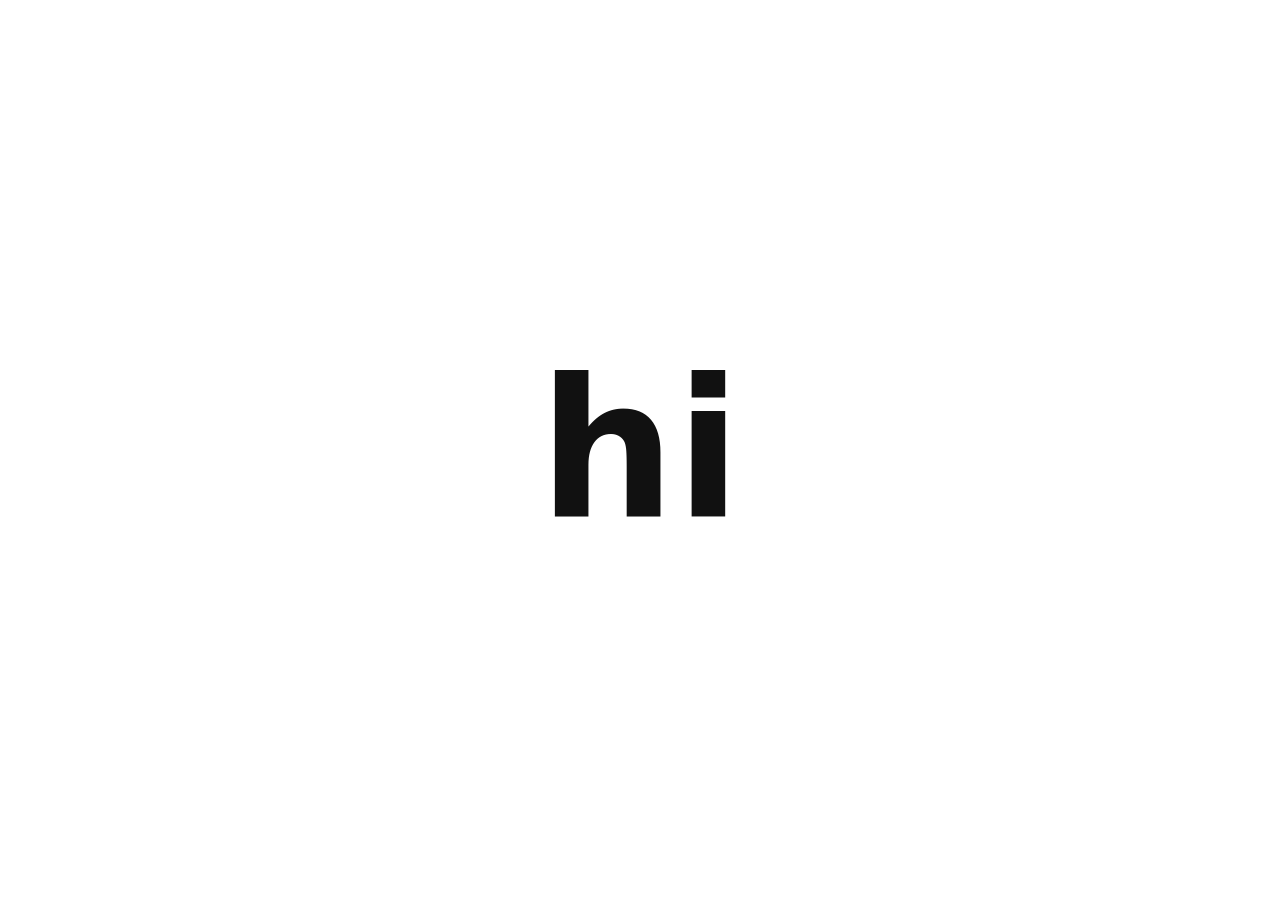
<file: hi/index.html>
<!DOCTYPE html>
<html lang="en">
<head>
<meta charset="utf-8">
<meta name="viewport" content="width=device-width, initial-scale=1">
<title>hi</title>
<style>
  html, body { height: 100%; margin: 0; }
  body { display: grid; place-items: center; font-family: system-ui, sans-serif; background: #fff; color: #111; }
  h1 { font-size: clamp(3rem, 20vw, 12rem); font-weight: 700; margin: 0; }
</style>
</head>
<body>
<h1>hi</h1>
</body>
</html>
</file>
<file: style.css>
/* Conference Countdown — dark by default, light when the OS asks for it. */

:root {
  --bg: #0c0d0f;
  --surface: #14161a;
  --surface-raised: #1b1e24;
  --line: #262a31;
  --text: #edeef0;
  --text-muted: #8f959e;
  --text-faint: #5c626b;
  --accent: #58d6b3;
  --warn: #e7a33b;
  --urgent: #f0574f;
  --radius: 14px;
  --gutter: clamp(16px, 3vw, 48px);
  --font: "Inter", "SF Pro Display", system-ui, -apple-system, "Segoe UI", Roboto, "Helvetica Neue", Arial, sans-serif;
  color-scheme: dark;
}

@media (prefers-color-scheme: light) {
  :root:not([data-theme="dark"]) {
    --bg: #f4f3ef;
    --surface: #ffffff;
    --surface-raised: #faf9f6;
    --line: #dedcd5;
    --text: #15171a;
    --text-muted: #5f656d;
    --text-faint: #9a9fa6;
    --accent: #0f8a6e;
    --warn: #a86400;
    --urgent: #c4302a;
    color-scheme: light;
  }
}

:root[data-theme="dark"] {
  --bg: #0c0d0f;
  --surface: #14161a;
  --surface-raised: #1b1e24;
  --line: #262a31;
  --text: #edeef0;
  --text-muted: #8f959e;
  --text-faint: #5c626b;
  --accent: #58d6b3;
  --warn: #e7a33b;
  --urgent: #f0574f;
  color-scheme: dark;
}

* { box-sizing: border-box; }

html, body { margin: 0; }

body {
  background: var(--bg);
  color: var(--text);
  font-family: var(--font);
  font-size: 16px;
  line-height: 1.45;
  min-height: 100vh;
  display: flex;
  flex-direction: column;
  -webkit-font-smoothing: antialiased;
}

a { color: inherit; text-decoration-color: var(--text-faint); text-underline-offset: 0.15em; }
a:hover { text-decoration-color: var(--accent); }

code {
  font-family: ui-monospace, SFMono-Regular, Menlo, Consolas, monospace;
  font-size: 0.9em;
  background: var(--surface-raised);
  padding: 0.1em 0.4em;
  border-radius: 6px;
}

/* ---- Header / footer ---- */

.site-head {
  display: flex;
  align-items: baseline;
  justify-content: space-between;
  gap: 16px;
  padding: 20px var(--gutter) 0;
}

.site-title {
  font-weight: 600;
  letter-spacing: 0.01em;
  text-decoration: none;
  color: var(--text);
}

.now {
  margin: 0;
  color: var(--text-muted);
  font-variant-numeric: tabular-nums;
  font-feature-settings: "tnum" 1;
  display: flex;
  align-items: center;
  gap: 12px;
  font-size: 0.95rem;
}

.now-sep {
  width: 4px; height: 4px; border-radius: 50%;
  background: var(--text-faint);
}

.site-foot {
  margin-top: auto;
  padding: 32px var(--gutter) 28px;
  color: var(--text-faint);
  font-size: 0.85rem;
  max-width: 72ch;
}
.site-foot p { margin: 0 0 6px; }

/* ---- Main ---- */

main {
  padding: 28px var(--gutter) 8px;
  width: 100%;
  max-width: 1600px;
  margin: 0 auto;
}

.empty {
  color: var(--text-muted);
  font-size: 1.1rem;
}

.conferences { display: grid; gap: 48px; }

.conference { container-type: inline-size; }

.conf-head {
  display: grid;
  grid-template-columns: 1fr auto;
  gap: 4px 24px;
  align-items: baseline;
  margin-bottom: 16px;
}

.conf-name {
  margin: 0;
  font-size: clamp(1.6rem, 2.6vw, 2.4rem);
  font-weight: 650;
  letter-spacing: -0.02em;
  line-height: 1.1;
}
.conf-name a { text-decoration: none; }
.conf-name a:hover { text-decoration: underline; }

.conf-meta {
  margin: 0;
  color: var(--text-muted);
  display: flex;
  gap: 16px;
  align-items: baseline;
  font-size: 0.95rem;
}

.focus-link {
  color: var(--text-faint);
  font-size: 0.85rem;
  text-decoration: none;
  border: 1px solid var(--line);
  border-radius: 999px;
  padding: 2px 10px;
}
.focus-link:hover { color: var(--accent); border-color: var(--accent); }

.conf-note {
  grid-column: 1 / -1;
  margin: 4px 0 0;
  color: var(--text-muted);
  max-width: 70ch;
}

/* passed events: one quiet line each */
.passed {
  list-style: none;
  margin: 0 0 14px;
  padding: 0;
  color: var(--text-faint);
  font-size: 0.9rem;
  display: flex;
  flex-wrap: wrap;
  gap: 4px 28px;
}
.passed-label { color: var(--text-muted); }

/* ---- Cards ---- */

.cards {
  display: grid;
  gap: 16px;
  grid-template-columns: repeat(auto-fit, minmax(min(100%, 520px), 1fr));
}

/* when the first card spans the row, size the remaining columns to the cards left */
.cards[data-span-first="true"][data-secondary="1"] { grid-template-columns: minmax(0, 1fr); }
.cards[data-span-first="true"][data-secondary="2"] { grid-template-columns: repeat(2, minmax(0, 1fr)); }

.card {
  --tone: var(--line);
  --digit: var(--text);
  container-type: inline-size;
  background: var(--surface);
  border: 1px solid var(--line);
  border-top: 3px solid var(--tone);
  border-radius: var(--radius);
  padding: clamp(16px, 2.4cqw, 32px) clamp(16px, 2.8cqw, 40px) clamp(14px, 2cqw, 26px);
  display: flex;
  flex-direction: column;
  gap: 8px;
  min-width: 0;
}

.card[data-nearest="true"] {
  --tone: var(--accent);
  --digit: var(--accent);
  grid-column: 1 / -1;
  background: var(--surface-raised);
}

.card[data-urgency="warning"] { --tone: var(--warn); --digit: var(--warn); }

.card[data-urgency="urgent"] {
  --tone: var(--urgent);
  --digit: var(--urgent);
  background: color-mix(in srgb, var(--urgent) 9%, var(--surface));
  border-color: color-mix(in srgb, var(--urgent) 35%, var(--line));
}

.card[data-status="live"] { --tone: var(--accent); --digit: var(--accent); }

.card-tba {
  --tone: var(--line);
  padding-block: 28px;
  border-style: dashed;
  border-top-style: solid;
  color: var(--text-muted);
}
.tba-text { margin: 0; font-size: 1.15rem; }

.card-top {
  display: flex;
  justify-content: space-between;
  align-items: baseline;
  gap: 12px;
}

.event-label {
  margin: 0;
  font-size: clamp(1.05rem, 3cqw, 1.5rem);
  font-weight: 600;
  letter-spacing: -0.01em;
}

.kind {
  font-size: 0.75rem;
  letter-spacing: 0.08em;
  text-transform: uppercase;
  color: var(--text-faint);
  white-space: nowrap;
}
.card[data-nearest="true"] .kind,
.card[data-status="live"] .kind { color: var(--tone); }
.card[data-urgency="warning"] .kind,
.card[data-urgency="urgent"] .kind { color: var(--tone); }

/* the digits */

.digits {
  display: grid;
  grid-template-columns: repeat(4, 1fr);
  gap: 0 2cqw;
  margin: 4px 0 2px;
}

.unit {
  display: flex;
  flex-direction: column;
  align-items: center;
  min-width: 0;
}

.value {
  font-size: clamp(2.4rem, 13cqw, 11rem);
  font-weight: 650;
  line-height: 1;
  letter-spacing: -0.045em;
  color: var(--digit);
  font-variant-numeric: tabular-nums lining-nums;
  font-feature-settings: "tnum" 1, "lnum" 1;
  white-space: nowrap;
}

.unit-label {
  margin-top: 0.35em;
  font-size: clamp(0.7rem, 1.6cqw, 0.95rem);
  letter-spacing: 0.14em;
  text-transform: uppercase;
  color: var(--text-faint);
}

.when {
  display: flex;
  flex-wrap: wrap;
  justify-content: space-between;
  gap: 4px 24px;
  color: var(--text-muted);
  font-size: clamp(0.85rem, 2cqw, 1rem);
  font-variant-numeric: tabular-nums;
  border-top: 1px solid var(--line);
  padding-top: 10px;
  margin-top: 6px;
}
.when-original { color: var(--text); }
.when-local::before { content: "local "; color: var(--text-faint); }

/* ---- Past ---- */

.past-heading {
  margin: 56px 0 10px;
  font-size: 0.8rem;
  letter-spacing: 0.14em;
  text-transform: uppercase;
  color: var(--text-faint);
  font-weight: 600;
}

.past-list {
  list-style: none;
  margin: 0;
  padding: 0;
  border-top: 1px solid var(--line);
}
.past-list li {
  display: flex;
  justify-content: space-between;
  gap: 16px;
  padding: 10px 0;
  border-bottom: 1px solid var(--line);
  color: var(--text-muted);
}
.past-list a { text-decoration: none; color: var(--text); }
.past-list a:hover { text-decoration: underline; }

/* ---- Focus (wall display) mode ---- */

body[data-mode="focus"] .site-head { padding-top: 16px; }
body[data-mode="focus"] .site-foot { display: none; }

body[data-mode="focus"] main {
  max-width: none;
  flex: 1;
  display: flex;
  flex-direction: column;
  justify-content: center;
  padding-bottom: 24px;
}

.back-link {
  display: inline-block;
  align-self: flex-start;
  color: var(--text-muted);
  text-decoration: none;
  font-size: 0.95rem;
  margin-bottom: 20px;
}
.back-link:hover { color: var(--accent); }

body[data-mode="focus"] .conf-name { font-size: clamp(2rem, 4.5vw, 4.5rem); }
body[data-mode="focus"] .conf-meta { font-size: clamp(1rem, 1.4vw, 1.3rem); }
body[data-mode="focus"] .conf-note { font-size: clamp(1rem, 1.3vw, 1.2rem); }

body[data-mode="focus"] .cards { gap: 24px; }

/* the primary (nearest) card becomes the whole wall */
body[data-mode="focus"] .card[data-primary="true"] {
  grid-column: 1 / -1;
  background: transparent;
  border-color: transparent;
  border-top-color: var(--tone);
  padding-inline: 0;
}
body[data-mode="focus"] .card[data-primary="true"] .value {
  font-size: clamp(4rem, 14cqw, 26rem);
}
body[data-mode="focus"] .card[data-primary="true"] .unit-label {
  font-size: clamp(0.85rem, 1.4cqw, 1.5rem);
}
body[data-mode="focus"] .card[data-primary="true"] .event-label {
  font-size: clamp(1.3rem, 2.2cqw, 2.4rem);
}
body[data-mode="focus"] .card[data-primary="true"] .when {
  font-size: clamp(1rem, 1.4cqw, 1.5rem);
}
body[data-mode="focus"] .card[data-primary="true"] .kind { font-size: 0.9rem; }

body[data-mode="focus"] .card-tba { padding-block: 48px; }
body[data-mode="focus"] .tba-text { font-size: clamp(1.4rem, 3vw, 2.4rem); }

@media (max-width: 640px) {
  .conf-head { grid-template-columns: 1fr; }
  .cards[data-span-first="true"] { grid-template-columns: minmax(0, 1fr); }
  .digits { grid-template-columns: repeat(2, 1fr); gap: 14px 0; }
  .value { font-size: clamp(2.4rem, 22cqw, 6rem); }
  body[data-mode="focus"] .card[data-primary="true"] .value { font-size: clamp(3rem, 24cqw, 8rem); }
}

@media print {
  body { background: #fff; color: #000; }
  .focus-link, .back-link { display: none; }
}
</file>
